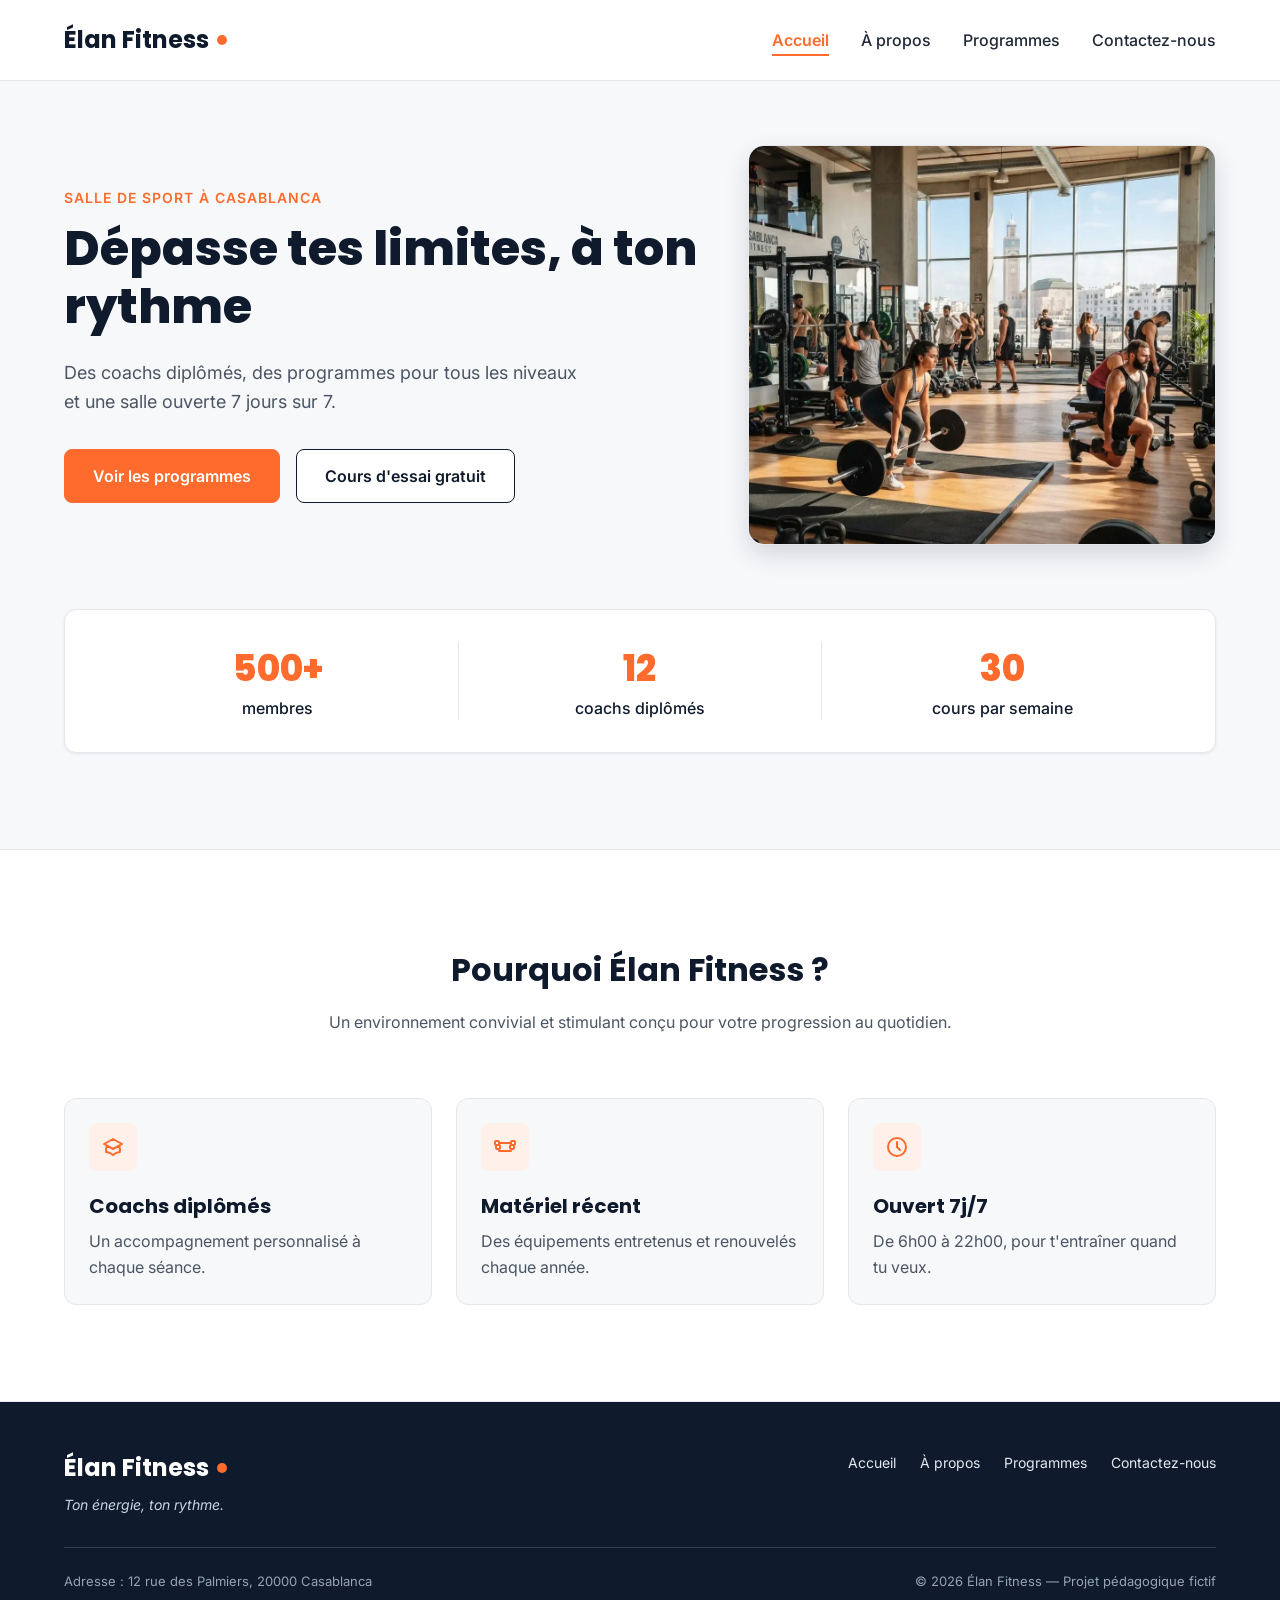
<file: index.html>
<!DOCTYPE html>
<html lang="fr">

<head>
    <meta charset="UTF-8">
    <meta name="viewport" content="width=device-width, initial-scale=1">
    <meta name="description"
        content="Élan Fitness, salle de sport à Casablanca : musculation, yoga, cardio et boxe fitness avec des coachs diplômés. Réservez votre cours d'essai gratuit.">
    <title>Élan Fitness | Salle de sport à Casablanca</title>

    <link rel="preconnect" href="https://fonts.googleapis.com">
    <link rel="preconnect" href="https://fonts.gstatic.com" crossorigin>
    <link
        href="https://fonts.googleapis.com/css2?family=Inter:wght@400;500;600&family=Poppins:wght@600;700;800&display=swap"
        rel="stylesheet">
    <link rel="stylesheet" href="https://cdnjs.cloudflare.com/ajax/libs/font-awesome/6.7.2/css/all.min.css" />

    <link rel="stylesheet" href="style.css">
</head>


<body>

    <header class="en-tete">
        <div class="conteneur en-tete-contenu">
            <a href="./index.html" class="logo">Élan Fitness</a>

            <nav aria-label="Navigation principale">
                <ul class="menu">
                    <li><a href="./index.html" class="lien-actif">Accueil</a></li>
                    <li><a href="./apropos.html">À propos</a></li>
                    <li><a href="./programmes.html">Programmes</a></li>
                    <li><a href="./contact.html">Contactez-nous</a></li>
                </ul>
            </nav>
            <nav class="header-nav">
                <input type="checkbox" id="menu-toggle" class="menu-toggle">
                <label for="menu-toggle" class="btn-phone">☰</label>
                <ul class="menu-phone">
                    <li><a href="./index.html">Accueil</a></li>
                    <li><a href="./apropos.html">À propos</a></li>
                    <li><a href="./programmes.html">Programmes</a></li>
                    <li><a href="./contact.html">Contactez-nous</a></li>
                </ul>
            </nav>
        </div>
    </header>

    <main>
        <section id="accueil" class="hero">
            <div class="conteneur">

                <div class="hero-contenu">
                    <div class="hero-texte">
                        <p class="sur-titre">Salle de sport à Casablanca</p>
                        <h1>Dépasse tes limites, à ton rythme</h1>
                        <p class="hero-description">
                            Des coachs diplômés, des programmes pour tous les niveaux et une salle ouverte 7 jours sur
                            7.
                        </p>
                        <div class="boutons">
                            <a href="./programmes.html" class="bouton bouton-principal">Voir les programmes</a>
                            <a href="./contact.html" class="bouton bouton-secondaire">Cours d'essai gratuit</a>
                        </div>
                    </div>

                    <img class="hero-image" src="img/hero.webp"
                        alt="Des personnes s'entraînent dans une salle de sport lumineuse à Casablanca">
                </div>

                <div class="chiffres">
                    <div class="chiffre">
                        <p class="chiffre-nombre">500+</p>
                        <p>membres</p>
                    </div>
                    <div class="chiffre">
                        <p class="chiffre-nombre">12</p>
                        <p>coachs diplômés</p>
                    </div>
                    <div class="chiffre">
                        <p class="chiffre-nombre">30</p>
                        <p>cours par semaine</p>
                    </div>
                </div>

            </div>
        </section>

        <section class="section section-blanche">
            <div class="conteneur">

                <div class="section-titre">
                    <h2>Pourquoi Élan Fitness ?</h2>
                    <p>Un environnement convivial et stimulant conçu pour votre progression au quotidien.</p>
                </div>

                <div class="cartes">
                    <article class="carte carte-avantage">
                        <div class="icone"><img src="img/icone-coach.svg" alt=""></div>
                        <h3>Coachs diplômés</h3>
                        <p>Un accompagnement personnalisé à chaque séance.</p>
                    </article>

                    <article class="carte carte-avantage">
                        <div class="icone"><img src="img/icone-materiel.svg" alt=""></div>
                        <h3>Matériel récent</h3>
                        <p>Des équipements entretenus et renouvelés chaque année.</p>
                    </article>

                    <article class="carte carte-avantage">
                        <div class="icone"><img src="img/icone-horloge.svg" alt=""></div>
                        <h3>Ouvert 7j/7</h3>
                        <p>De 6h00 à 22h00, pour t'entraîner quand tu veux.</p>
                    </article>
                </div>

            </div>
        </section>
    </main>

    <footer class="pied-de-page">
        <div class="conteneur">

            <div class="pied-haut">
                <div>
                    <p class="logo logo-clair">Élan Fitness</p>
                    <p class="slogan">Ton énergie, ton rythme.</p>
                </div>

                <nav aria-label="Navigation du pied de page">
                    <ul class="menu menu-pied">
                        <li><a href="./index.html">Accueil</a></li>
                        <li><a href="./apropos.html">À propos</a></li>
                        <li><a href="./programmes.html">Programmes</a></li>
                        <li><a href="./contact.html">Contactez-nous</a></li>
                    </ul>
                </nav>
            </div>

            <div class="pied-bas">
                <p>Adresse : 12 rue des Palmiers, 20000 Casablanca</p>
                <p>&copy; 2026 Élan Fitness — Projet pédagogique fictif</p>
            </div>

        </div>
    </footer>

</body>

</html>
</file>
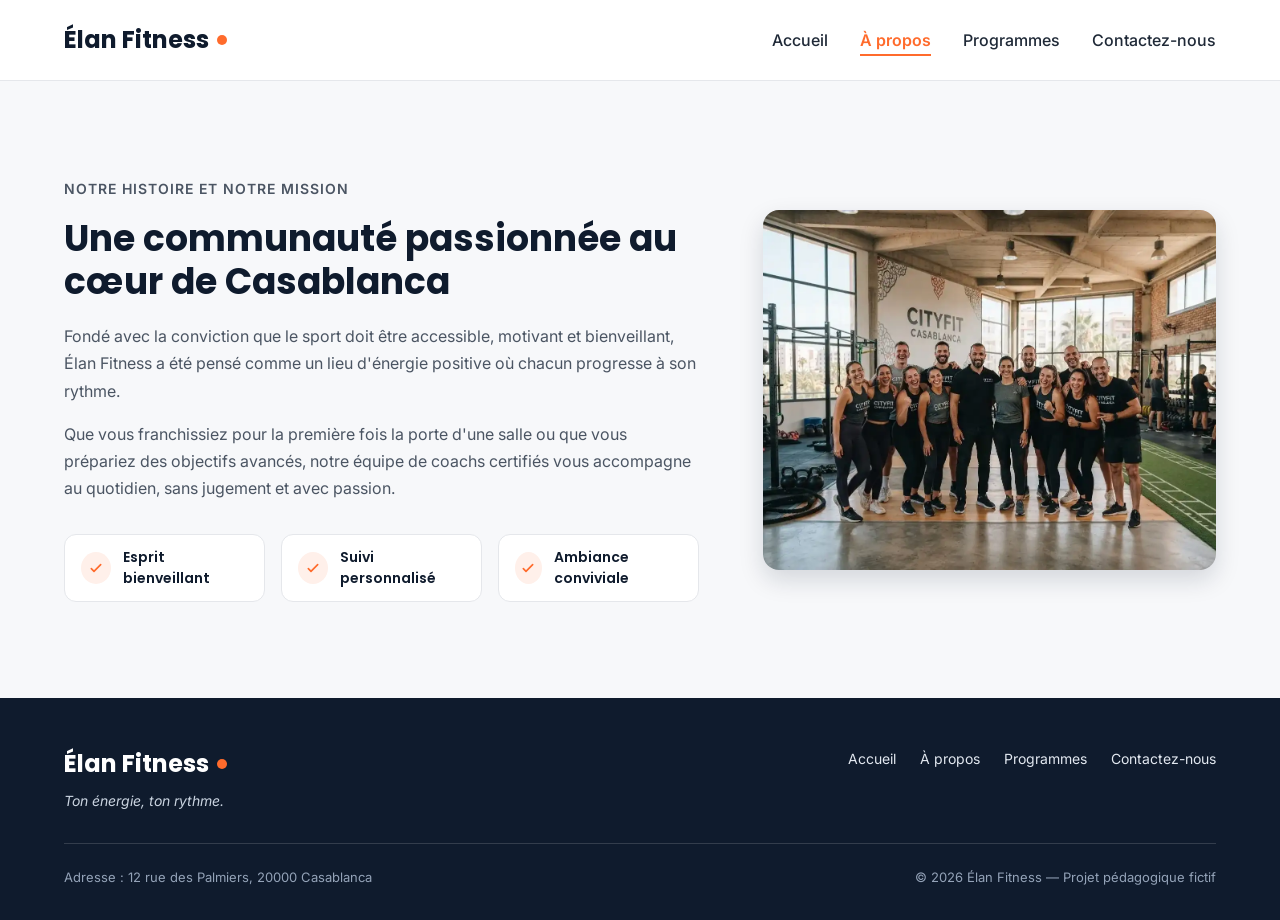
<file: apropos.html>
<!DOCTYPE html>
<html lang="fr">

<head>
  <meta charset="UTF-8">
  <meta name="viewport" content="width=device-width, initial-scale=1">
  <meta name="description"
    content="Élan Fitness, salle de sport à Casablanca : musculation, yoga, cardio et boxe fitness avec des coachs diplômés. Réservez votre cours d'essai gratuit.">
  <title>Élan Fitness | Salle de sport à Casablanca</title>

  <link rel="preconnect" href="https://fonts.googleapis.com">
  <link rel="preconnect" href="https://fonts.gstatic.com" crossorigin>
  <link
    href="https://fonts.googleapis.com/css2?family=Inter:wght@400;500;600&family=Poppins:wght@600;700;800&display=swap"
    rel="stylesheet">
  <link rel="stylesheet" href="https://cdnjs.cloudflare.com/ajax/libs/font-awesome/6.7.2/css/all.min.css" />

  <link rel="stylesheet" href="style.css">
</head>


<body>

  <header class="en-tete">
    <div class="conteneur en-tete-contenu">
      <a href="./index.html" class="logo">Élan Fitness</a>

      <nav aria-label="Navigation principale">
        <ul class="menu">
          <li><a href="./index.html">Accueil</a></li>
          <li><a href="./apropos.html" class="lien-actif">À propos</a></li>
          <li><a href="./programmes.html">Programmes</a></li>
          <li><a href="./contact.html">Contactez-nous</a></li>
        </ul>
      </nav>
      <nav class="header-nav">
        <input type="checkbox" id="menu-toggle" class="menu-toggle">

        <label for="menu-toggle" class="btn-phone">☰</label>

        <ul class="menu-phone">
          <li><a href="./index.html">Accueil</a></li>
          <li><a href="./apropos.html">À propos</a></li>
          <li><a href="./programmes.html">Programmes</a></li>
          <li><a href="./contact.html">Contactez-nous</a></li>
        </ul>
      </nav>
    </div>
  </header>

  <main>
    <section id="a-propos" class="section">
      <div class="conteneur apropos-contenu">

        <div class="apropos-texte">
          <p class="sur-titre">Notre histoire et notre mission</p>
          <h2>Une communauté passionnée au cœur de Casablanca</h2>
          <p>
            Fondé avec la conviction que le sport doit être accessible, motivant et bienveillant,
            Élan Fitness a été pensé comme un lieu d'énergie positive où chacun progresse à son rythme.
          </p>
          <p>
            Que vous franchissiez pour la première fois la porte d'une salle ou que vous prépariez des
            objectifs avancés, notre équipe de coachs certifiés vous accompagne au quotidien, sans
            jugement et avec passion.
          </p>

          <ul class="valeurs">
            <li class="valeur">
              <div class="icone icone-petite"><img src="img/icone-check.svg" alt=""></div>
              <span>Esprit bienveillant</span>
            </li>
            <li class="valeur">
              <div class="icone icone-petite"><img src="img/icone-check.svg" alt=""></div>
              <span>Suivi personnalisé</span>
            </li>
            <li class="valeur">
              <div class="icone icone-petite"><img src="img/icone-check.svg" alt=""></div>
              <span>Ambiance conviviale</span>
            </li>
          </ul>
        </div>

        <img class="apropos-image" src="img/equipe.webp" alt="L'équipe de coachs d'Élan Fitness réunie dans la salle">

      </div>
    </section>
  </main>

  <footer class="pied-de-page">
    <div class="conteneur">

      <div class="pied-haut">
        <div>
          <p class="logo logo-clair">Élan Fitness</p>
          <p class="slogan">Ton énergie, ton rythme.</p>
        </div>

        <nav aria-label="Navigation du pied de page">
          <ul class="menu menu-pied">
            <li><a href="./index.html">Accueil</a></li>
            <li><a href="./apropos.html">À propos</a></li>
            <li><a href="./programmes.html">Programmes</a></li>
            <li><a href="./contact.html">Contactez-nous</a></li>
          </ul>
        </nav>
      </div>

      <div class="pied-bas">
        <p>Adresse : 12 rue des Palmiers, 20000 Casablanca</p>
        <p>&copy; 2026 Élan Fitness — Projet pédagogique fictif</p>
      </div>

    </div>
  </footer>

</body>

</html>
</file>
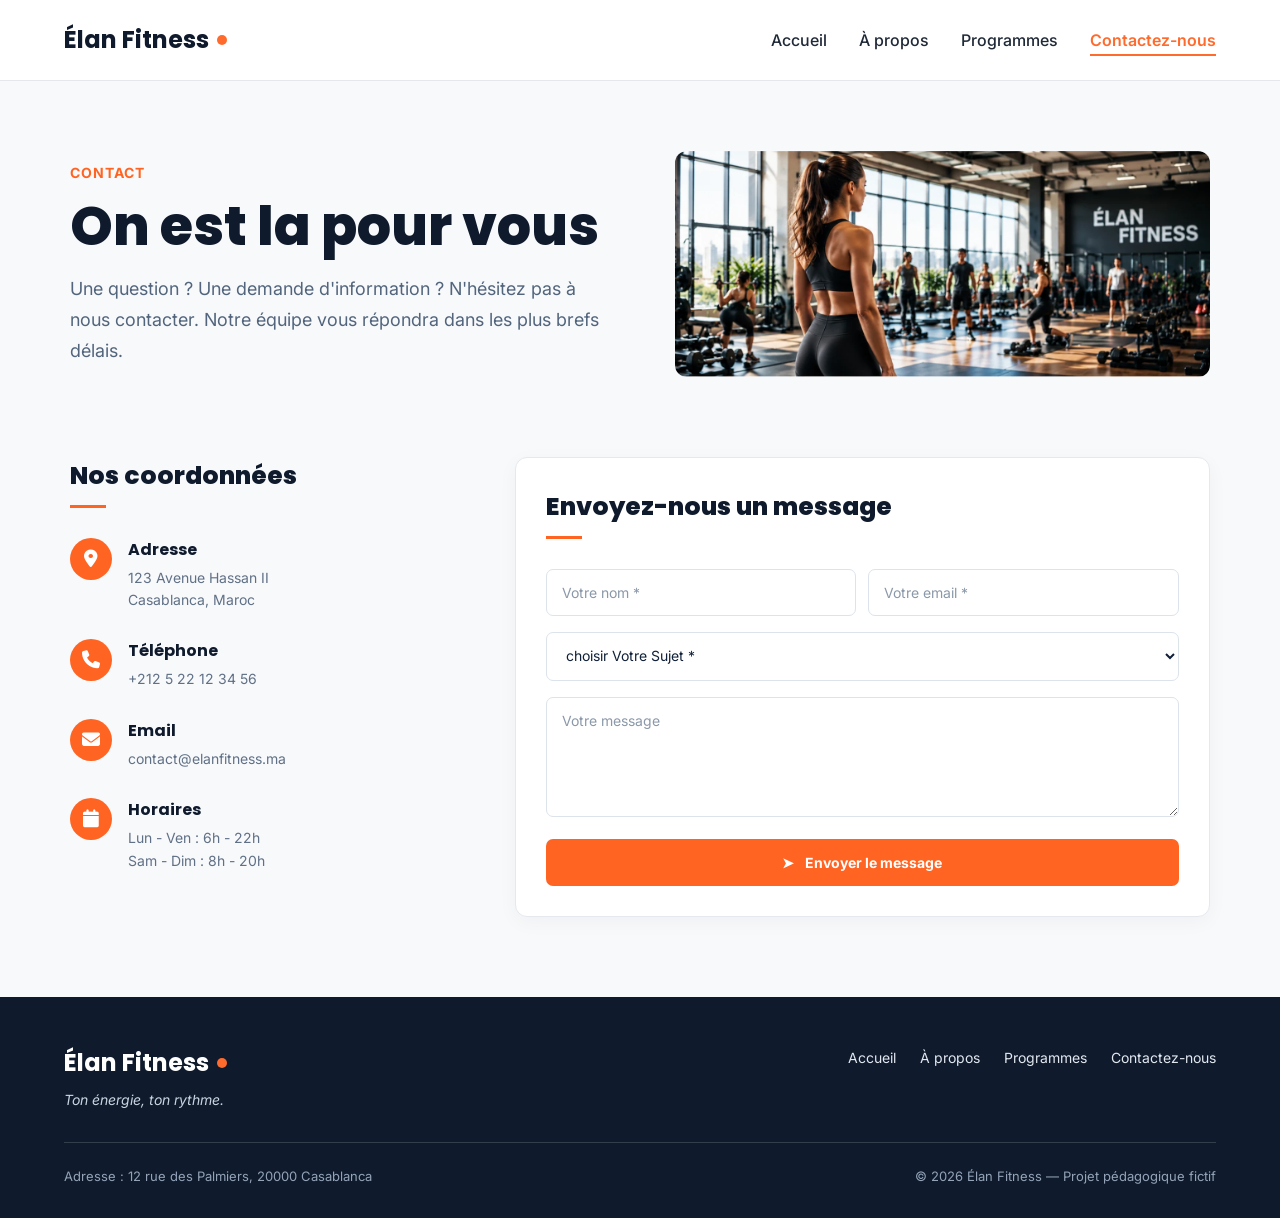
<file: contact.html>
<!DOCTYPE html>
<html lang="fr">

<head>
    <meta charset="UTF-8">
    <meta name="viewport" content="width=device-width, initial-scale=1">
    <meta name="description"
        content="Élan Fitness, salle de sport à Casablanca : musculation, yoga, cardio et boxe fitness avec des coachs diplômés. Réservez votre cours d'essai gratuit.">
    <title>Élan Fitness | Salle de sport à Casablanca</title>

    <link rel="preconnect" href="https://fonts.googleapis.com">
    <link rel="preconnect" href="https://fonts.gstatic.com" crossorigin>
    <link
        href="https://fonts.googleapis.com/css2?family=Inter:wght@400;500;600&family=Poppins:wght@600;700;800&display=swap"
        rel="stylesheet">
    <link rel="stylesheet" href="https://cdnjs.cloudflare.com/ajax/libs/font-awesome/6.7.2/css/all.min.css" />

    <link rel="stylesheet" href="style.css">
</head>

<body>

    <header class="en-tete">
        <div class="conteneur en-tete-contenu">
            <a href="./index.html" class="logo">Élan Fitness</a>

            <nav aria-label="Navigation principale">
                <ul class="menu">
                    <li><a href="./index.html">Accueil</a></li>
                    <li><a href="./apropos.html">À propos</a></li>
                    <li><a href="./programmes.html">Programmes</a></li>
                    <li><a href="./contact.html" class="lien-actif">Contactez-nous</a></li>
                </ul>
            </nav>
            <nav class="header-nav">
                <input type="checkbox" id="menu-toggle" class="menu-toggle">

                <label for="menu-toggle" class="btn-phone">☰</label>

                <ul class="menu-phone">
                    <li><a href="./index.html">Accueil</a></li>
                    <li><a href="./apropos.html">À propos</a></li>
                    <li><a href="./programmes.html">Programmes</a></li>
                    <li><a href="./contact.html">Contactez-nous</a></li>
                </ul>
            </nav>
        </div>
    </header>
    <main class="contact-page">

        <!-- Hero Contact -->
        <section class="contact-hero">
            <div class="contact-hero-content">
                <span class="section-label">CONTACT</span>

                <h1>On est la pour vous</h1>

                <p>
                    Une question ? Une demande d'information ? N'hésitez pas à nous
                    contacter. Notre équipe vous répondra dans les plus brefs délais.
                </p>
            </div>

            <img src="./img/contact_photo.webp" alt="Salle de sport Élan Fitness" class="contact-hero-image">
        </section>


        <section class="contact-content">

            <div class="contact-info">

                <h2>Nos coordonnées</h2>
                <span class="orange-line"></span>

                <div class="info-item">
                    <div class="info-icon"><i class="fa-solid fa-location-dot"></i></div>
                    <div>
                        <h3>Adresse</h3>
                        <p>
                            123 Avenue Hassan II<br>
                            Casablanca, Maroc
                        </p>
                    </div>
                </div>

                <div class="info-item">
                    <div class="info-icon"><i class="fa-solid fa-phone"></i></div>
                    <div>
                        <h3>Téléphone</h3>
                        <p>+212 5 22 12 34 56</p>
                    </div>
                </div>

                <div class="info-item">
                    <div class="info-icon"><i class="fa-solid fa-envelope"></i></div>
                    <div>
                        <h3>Email</h3>
                        <p>contact@elanfitness.ma</p>
                    </div>
                </div>

                <div class="info-item">
                    <div class="info-icon"><i class="fa-solid fa-calendar"></i></div>
                    <div>
                        <h3>Horaires</h3>
                        <p>
                            Lun - Ven : 6h - 22h<br>
                            Sam - Dim : 8h - 20h
                        </p>
                    </div>
                </div>

            </div>


            <div class="contact-form-container">

                <h2>Envoyez-nous un message</h2>
                <span class="orange-line"></span>

                <form class="contact-form">

                    <div class="form-row">

                        <div class="form-group">
                            <input type="text" id="name" placeholder="Votre nom *" required>
                        </div>

                        <div class="form-group">
                            <input type="email" id="email" placeholder="Votre email *" required>
                        </div>

                    </div>

                    <div class="form-group">
                        <select id="subject" required>
                            <option value="">choisir Votre Sujet *</option>
                            <option value="information">Demande d'information</option>
                            <option value="programmes">Programmes</option>
                            <option value="inscription">Inscription</option>
                            <option value="autre">Autre</option>
                        </select>
                    </div>

                    <div class="form-group">
                        <textarea id="message" placeholder="Votre message" required></textarea>
                    </div>

                    <button type="submit" class="contact-btn bouton">
                        <span>➤</span>
                        Envoyer le message
                    </button>

                </form>

            </div>

        </section>

    </main>

    <footer class="pied-de-page">
        <div class="conteneur">

            <div class="pied-haut">
                <div>
                    <p class="logo logo-clair">Élan Fitness</p>
                    <p class="slogan">Ton énergie, ton rythme.</p>
                </div>

                <nav aria-label="Navigation du pied de page">
                    <ul class="menu menu-pied">
                        <li><a href="./index.html">Accueil</a></li>
                        <li><a href="./apropos.html">À propos</a></li>
                        <li><a href="./programmes.html">Programmes</a></li>
                        <li><a href="./contact.html">Contactez-nous</a></li>
                    </ul>
                </nav>
            </div>

            <div class="pied-bas">
                <p>Adresse : 12 rue des Palmiers, 20000 Casablanca</p>
                <p>&copy; 2026 Élan Fitness — Projet pédagogique fictif</p>
            </div>

        </div>
    </footer>

</body>
</file>
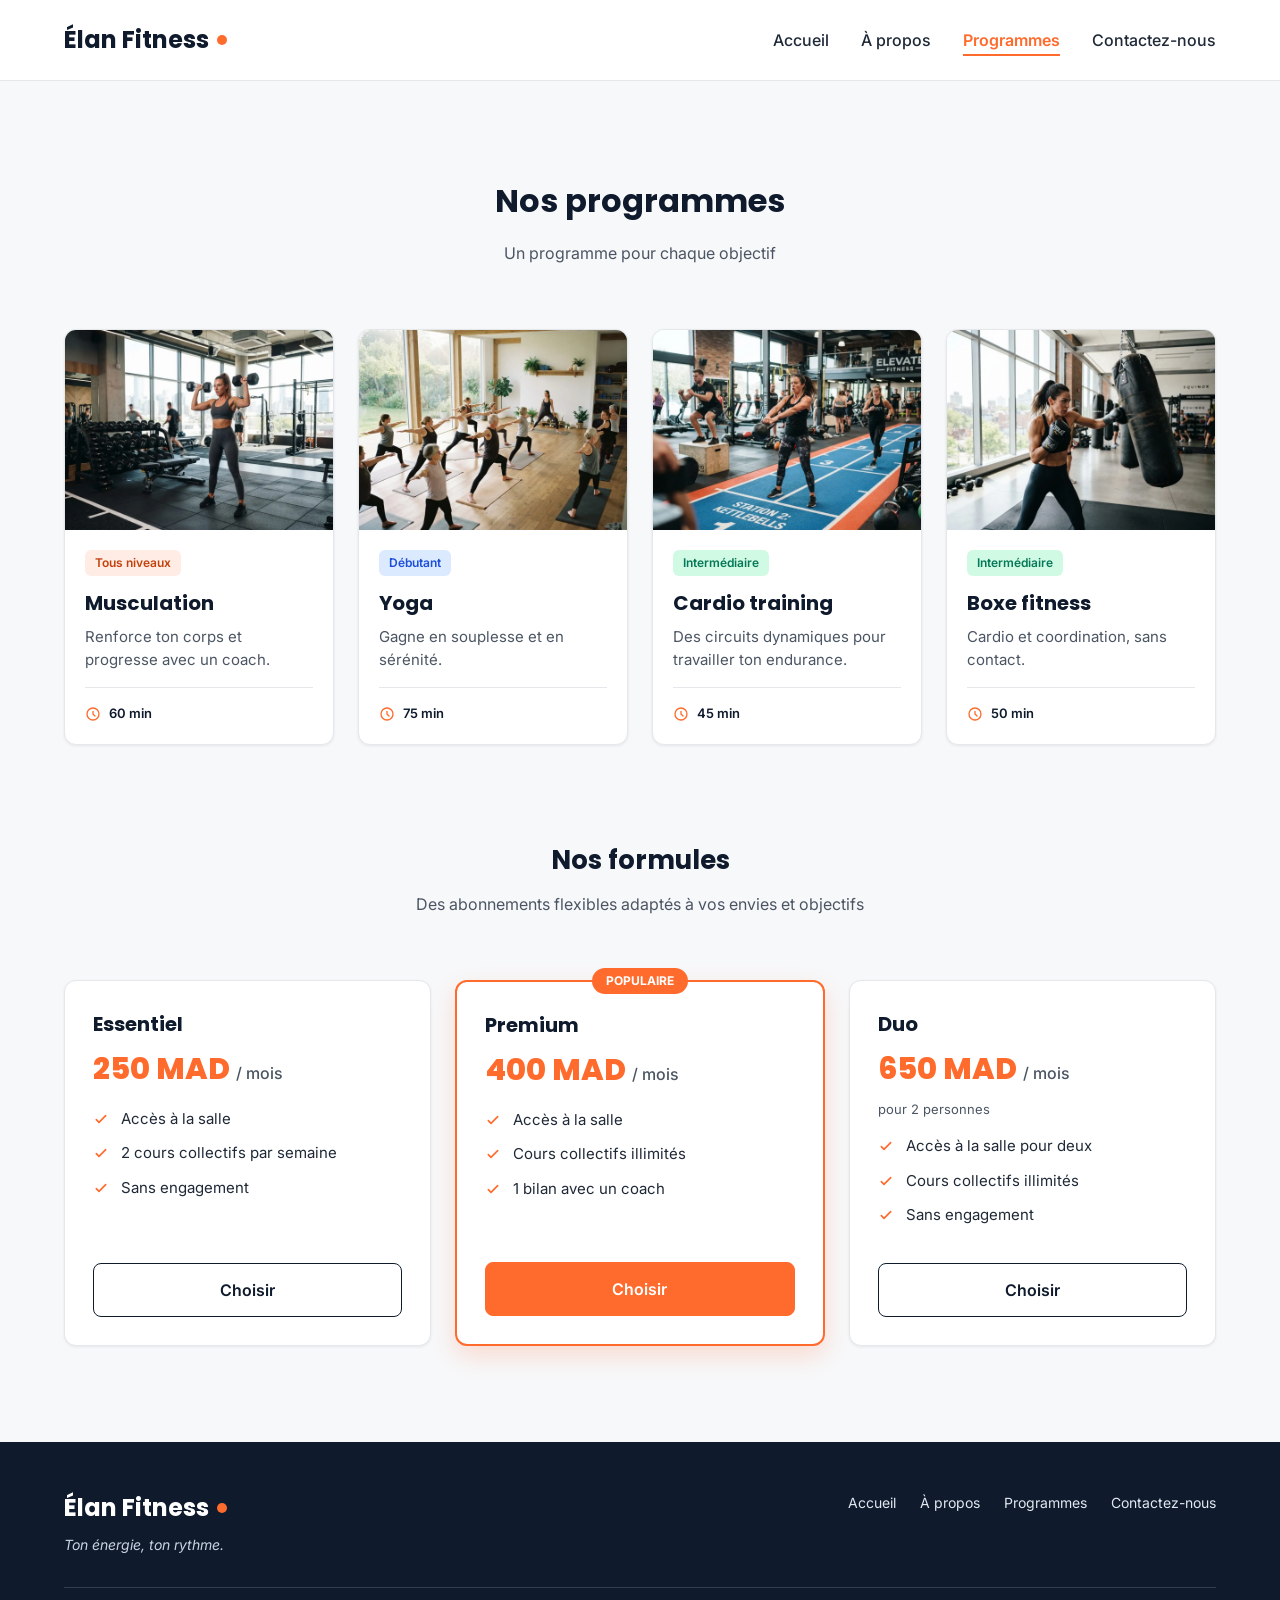
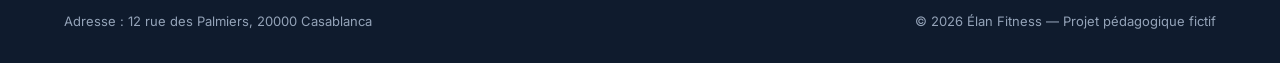
<file: programmes.html>
<!DOCTYPE html>
<html lang="fr">

<head>
  <meta charset="UTF-8">
  <meta name="viewport" content="width=device-width, initial-scale=1">
  <meta name="description"
    content="Élan Fitness, salle de sport à Casablanca : musculation, yoga, cardio et boxe fitness avec des coachs diplômés. Réservez votre cours d'essai gratuit.">
  <title>Élan Fitness | Salle de sport à Casablanca</title>

  <link rel="preconnect" href="https://fonts.googleapis.com">
  <link rel="preconnect" href="https://fonts.gstatic.com" crossorigin>
  <link
    href="https://fonts.googleapis.com/css2?family=Inter:wght@400;500;600&family=Poppins:wght@600;700;800&display=swap"
    rel="stylesheet">
  <link rel="stylesheet" href="https://cdnjs.cloudflare.com/ajax/libs/font-awesome/6.7.2/css/all.min.css" />

  <link rel="stylesheet" href="style.css">
</head>


<body>

  <header class="en-tete">
    <div class="conteneur en-tete-contenu">
      <a href="./index.html" class="logo">Élan Fitness</a>

      <nav aria-label="Navigation principale">
        <ul class="menu">
          <li><a href="./index.html">Accueil</a></li>
          <li><a href="./apropos.html">À propos</a></li>
          <li><a href="./programmes.html" class="lien-actif">Programmes</a></li>
          <li><a href="./contact.html">Contactez-nous</a></li>
        </ul>
      </nav>
      <nav class="header-nav">
        <input type="checkbox" id="menu-toggle" class="menu-toggle">

        <label for="menu-toggle" class="btn-phone">☰</label>

        <ul class="menu-phone">
          <li><a href="./index.html">Accueil</a></li>
          <li><a href="./apropos.html">À propos</a></li>
          <li><a href="./programmes.html">Programmes</a></li>
          <li><a href="./contact.html">Contactez-nous</a></li>
        </ul>
      </nav>
    </div>
  </header>

  <main>
    <section id="programmes" class="section">
      <div class="conteneur">

        <div class="section-titre">
          <h2>Nos programmes</h2>
          <p>Un programme pour chaque objectif</p>
        </div>

        <div class="cartes">

          <article class="carte carte-programme">
            <img src="img/musculation.webp" alt="Une sportive soulève des haltères dans l'espace musculation">
            <div class="programme-corps">
              <span class="etiquette etiquette-orange">Tous niveaux</span>
              <h3>Musculation</h3>
              <p>Renforce ton corps et progresse avec un coach.</p>
              <p class="duree"><img src="img/icone-duree.svg" alt="">60 min</p>
            </div>
          </article>

          <article class="carte carte-programme">
            <img src="img/yoga.webp" alt="Un groupe pratique le yoga sur des tapis dans une salle lumineuse">
            <div class="programme-corps">
              <span class="etiquette etiquette-bleue">Débutant</span>
              <h3>Yoga</h3>
              <p>Gagne en souplesse et en sérénité.</p>
              <p class="duree"><img src="img/icone-duree.svg" alt="">75 min</p>
            </div>
          </article>

          <article class="carte carte-programme">
            <img src="img/cardio.webp" alt="Des sportifs suivent un circuit de cardio training avec des kettlebells">
            <div class="programme-corps">
              <span class="etiquette etiquette-verte">Intermédiaire</span>
              <h3>Cardio training</h3>
              <p>Des circuits dynamiques pour travailler ton endurance.</p>
              <p class="duree"><img src="img/icone-duree.svg" alt="">45 min</p>
            </div>
          </article>

          <article class="carte carte-programme">
            <img src="img/boxe.webp" alt="Une sportive frappe un sac de frappe pendant un cours de boxe fitness">
            <div class="programme-corps">
              <span class="etiquette etiquette-verte">Intermédiaire</span>
              <h3>Boxe fitness</h3>
              <p>Cardio et coordination, sans contact.</p>
              <p class="duree"><img src="img/icone-duree.svg" alt="">50 min</p>
            </div>
          </article>

        </div>

        <div class="formules">

          <div class="section-titre">
            <h3>Nos formules</h3>
            <p>Des abonnements flexibles adaptés à vos envies et objectifs</p>
          </div>

          <div class="cartes">

            <article class="carte formule">
              <h4>Essentiel</h4>
              <p class="prix">250 MAD <span>/ mois</span></p>
              <ul class="formule-liste">
                <li>Accès à la salle</li>
                <li>2 cours collectifs par semaine</li>
                <li>Sans engagement</li>
              </ul>
              <a href="./contact.html" class="bouton bouton-secondaire">Choisir</a>
            </article>

            <article class="carte formule formule-populaire">
              <p class="badge-populaire">Populaire</p>
              <h4>Premium</h4>
              <p class="prix">400 MAD <span>/ mois</span></p>
              <ul class="formule-liste">
                <li>Accès à la salle</li>
                <li>Cours collectifs illimités</li>
                <li>1 bilan avec un coach</li>
              </ul>
              <a href="./contact.html" class="bouton bouton-principal">Choisir</a>
            </article>

            <article class="carte formule">
              <h4>Duo</h4>
              <p class="prix">650 MAD <span>/ mois</span></p>
              <p class="prix-note">pour 2 personnes</p>
              <ul class="formule-liste">
                <li>Accès à la salle pour deux</li>
                <li>Cours collectifs illimités</li>
                <li>Sans engagement</li>
              </ul>
              <a href="./contact.html" class="bouton bouton-secondaire">Choisir</a>
            </article>

          </div>
        </div>

      </div>
    </section>
  </main>


  <footer class="pied-de-page">
    <div class="conteneur">

      <div class="pied-haut">
        <div>
          <p class="logo logo-clair">Élan Fitness</p>
          <p class="slogan">Ton énergie, ton rythme.</p>
        </div>

        <nav aria-label="Navigation du pied de page">
          <ul class="menu menu-pied">
            <li><a href="./index.html">Accueil</a></li>
            <li><a href="./apropos.html">À propos</a></li>
            <li><a href="./programmes.html">Programmes</a></li>
            <li><a href="./contact.html">Contactez-nous</a></li>
          </ul>
        </nav>
      </div>

      <div class="pied-bas">
        <p>Adresse : 12 rue des Palmiers, 20000 Casablanca</p>
        <p>&copy; 2026 Élan Fitness — Projet pédagogique fictif</p>
      </div>

    </div>
  </footer>

</body>

</html>
</file>
<file: style.css>
* {
  box-sizing: border-box;
  margin: 0;
  padding: 0;
}

html {
  scroll-behavior: smooth;
}

body {
  font-family: 'Inter', Arial, sans-serif;
  font-size: 16px;
  line-height: 1.5;
  color: #1F2937;
  background-color: #F7F8FA;
}

h1,
h2,
h3,
h4 {
  font-family: 'Poppins', Arial, sans-serif;
  color: #0F1B2D;
}

a {
  color: inherit;
  text-decoration: none;
}

ul {
  list-style: none;
}

img {
  display: block;
  max-width: 100%;
}

a:focus-visible,
button:focus-visible {
  outline: 3px solid #FF6B2C;
  outline-offset: 2px;
}

.conteneur {
  width: 100%;
  max-width: 1200px;
  margin: 0 auto;
  padding: 0 24px;
}

.section {
  padding: 96px 0;
}

.section-blanche {
  background-color: #FFFFFF;
  border-top: 1px solid #E5E7EB;
  border-bottom: 1px solid #E5E7EB;
}

.section-titre {
  max-width: 640px;
  margin: 0 auto 64px;
  text-align: center;
}

.section-titre h2 {
  font-size: 32px;
  margin-bottom: 16px;
}

.section-titre h3 {
  font-size: 26px;
  margin-bottom: 12px;
}

.section-titre p {
  color: #4B5563;
}

.sur-titre {
  font-size: 14px;
  font-weight: 600;
  color: #FF6B2C;
  text-transform: uppercase;
  letter-spacing: 1px;
  margin-bottom: 12px;
}

.bouton {
  display: inline-block;
  padding: 14px 28px;
  border-radius: 8px;
  font-size: 16px;
  font-weight: 600;
  text-align: center;
  cursor: pointer;
}

.bouton-principal {
  background-color: #FF6B2C;
  border: 1px solid #FF6B2C;
  color: #FFFFFF;
}

.bouton-principal:hover {
  background-color: #F05817;
}

.bouton-secondaire {
  background-color: #FFFFFF;
  border: 1px solid #0F1B2D;
  color: #0F1B2D;
}

.bouton-secondaire:hover {
  background-color: #F3F4F6;
}

.cartes {
  display: flex;
  gap: 24px;
}

.carte {
  flex: 1;
  background-color: #FFFFFF;
  border: 1px solid #E5E7EB;
  border-radius: 12px;
  box-shadow: 0 1px 3px rgba(15, 27, 45, 0.08);
}

.icone {
  width: 48px;
  height: 48px;
  background-color: #FFF0EA;
  border-radius: 8px;
  display: flex;
  align-items: center;
  justify-content: center;
}

.icone img {
  width: 24px;
  height: 24px;
}

.icone-petite {
  width: 32px;
  height: 32px;
  border-radius: 50%;
}

.icone-petite img {
  width: 16px;
  height: 16px;
}

.en-tete {
  position: sticky;
  top: 0;
  z-index: 10;
  background-color: #FFFFFF;
  border-bottom: 1px solid #E5E7EB;
}

.en-tete-contenu {
  height: 80px;
  display: flex;
  align-items: center;
  justify-content: space-between;
}

.logo {
  display: flex;
  align-items: center;
  font-family: 'Poppins', Arial, sans-serif;
  font-size: 24px;
  font-weight: 700;
  color: #0F1B2D;
}

.logo::after {
  content: "";
  width: 10px;
  height: 10px;
  margin-left: 8px;
  background-color: #FF6B2C;
  border-radius: 50%;
}

.menu {
  display: flex;
  gap: 32px;
}

.menu a {
  font-weight: 500;
  padding-bottom: 4px;
  border-bottom: 2px solid transparent;
}

.menu a:hover {
  color: #FF6B2C;
}

.menu .lien-actif {
  color: #FF6B2C;
  font-weight: 600;
  border-bottom-color: #FF6B2C;
}

.hero {
  padding: 64px 0 96px;
}

.hero-contenu {
  display: flex;
  align-items: center;
  gap: 32px;
}

.hero-texte {
  flex: 7;
}

.hero-texte h1 {
  font-size: 48px;
  font-weight: 800;
  line-height: 1.2;
  margin-bottom: 24px;
}

.hero-description {
  max-width: 520px;
  font-size: 18px;
  line-height: 1.6;
  color: #4B5563;
  margin-bottom: 32px;
}

.boutons {
  display: flex;
  flex-wrap: wrap;
  gap: 16px;
}

.hero-image {
  flex: 5;
  min-width: 0;
  height: 400px;
  object-fit: cover;
  border-radius: 16px;
  border: 1px solid #E5E7EB;
  box-shadow: 0 10px 25px rgba(15, 27, 45, 0.15);
}

.chiffres {
  display: flex;
  margin-top: 64px;
  padding: 32px;
  background-color: #FFFFFF;
  border: 1px solid #E5E7EB;
  border-radius: 12px;
  box-shadow: 0 1px 3px rgba(15, 27, 45, 0.08);
}

.chiffre {
  flex: 1;
  text-align: center;
  font-weight: 500;
  color: #0F1B2D;
}

.chiffre+.chiffre {
  border-left: 1px solid #E5E7EB;
}

.chiffre-nombre {
  font-family: 'Poppins', Arial, sans-serif;
  font-size: 36px;
  font-weight: 800;
  color: #FF6B2C;
}

.carte-avantage {
  padding: 24px;
  background-color: #F7F8FA;
  box-shadow: none;
}

.carte-avantage .icone {
  margin-bottom: 20px;
}

.carte-avantage h3 {
  font-size: 20px;
  margin-bottom: 8px;
}

.carte-avantage p {
  color: #4B5563;
  line-height: 1.6;
}

.apropos-contenu {
  display: flex;
  align-items: center;
  gap: 64px;
}

.apropos-texte {
  flex: 7;
}

.apropos-texte h2 {
  font-size: 36px;
  line-height: 1.2;
  margin-bottom: 20px;
}

.apropos-texte p {
  color: #4B5563;
  line-height: 1.7;
  margin-bottom: 16px;
}

.valeurs {
  display: flex;
  gap: 16px;
  margin-top: 32px;
}

.valeur {
  flex: 1;
  display: flex;
  align-items: center;
  gap: 12px;
  padding: 12px 16px;
  background-color: #FFFFFF;
  border: 1px solid #E5E7EB;
  border-radius: 12px;
  font-family: 'Poppins', Arial, sans-serif;
  font-size: 14px;
  font-weight: 600;
  color: #0F1B2D;
}

.apropos-image {
  flex: 5;
  min-width: 0;
  height: 360px;
  object-fit: cover;
  border-radius: 16px;
  box-shadow: 0 10px 25px rgba(15, 27, 45, 0.15);
}

.carte-programme {
  display: flex;
  flex-direction: column;
  overflow: hidden;
}

.carte-programme>img {
  width: 100%;
  height: 200px;
  object-fit: cover;
}

.programme-corps {
  flex: 1;
  display: flex;
  flex-direction: column;
  padding: 20px;
}

.programme-corps h3 {
  font-size: 20px;
  margin-bottom: 8px;
}

.programme-corps p {
  font-size: 15px;
  color: #4B5563;
}

.etiquette {
  align-self: flex-start;
  padding: 4px 10px;
  margin-bottom: 12px;
  border-radius: 6px;
  font-size: 12px;
  font-weight: 600;
}

.etiquette-orange {
  background-color: #FFEDE5;
  color: #C2410C;
}

.etiquette-bleue {
  background-color: #DBEAFE;
  color: #1D4ED8;
}

.etiquette-verte {
  background-color: #D1FAE5;
  color: #047857;
}

.programme-corps .duree {
  display: flex;
  align-items: center;
  gap: 8px;
  margin-top: auto;
  padding-top: 16px;
  border-top: 1px solid #E5E7EB;
  font-size: 13px;
  font-weight: 600;
  color: #0F1B2D;
}

.programme-corps h3+p {
  margin-bottom: 16px;
}

.duree img {
  width: 16px;
  height: 16px;
}

.formules {
  margin-top: 96px;
}

.formule {
  position: relative;
  display: flex;
  flex-direction: column;
  padding: 28px;
}

.formule h4 {
  font-size: 20px;
}

.prix {
  margin: 8px 0 16px;
  font-family: 'Poppins', Arial, sans-serif;
  font-size: 30px;
  font-weight: 800;
  color: #FF6B2C;
}

.prix span {
  font-family: 'Inter', Arial, sans-serif;
  font-size: 16px;
  font-weight: 500;
  color: #4B5563;
}

.prix-note {
  margin: -8px 0 16px;
  font-size: 13px;
  color: #4B5563;
}

.formule-liste {
  flex: 1;
  margin-bottom: 24px;
}

.formule-liste li {
  padding-left: 28px;
  margin-bottom: 12px;
  font-size: 15px;
  background-image: url('img/icone-check.svg');
  background-repeat: no-repeat;
  background-position: left center;
  background-size: 16px;
}

.formule .bouton {
  display: block;
}

.formule-populaire {
  border: 2px solid #FF6B2C;
  box-shadow: 0 10px 25px rgba(255, 107, 44, 0.2);
}

.badge-populaire {
  position: absolute;
  top: -14px;
  left: 50%;
  transform: translateX(-50%);
  padding: 4px 14px;
  background-color: #FF6B2C;
  border-radius: 999px;
  font-size: 12px;
  font-weight: 700;
  text-transform: uppercase;
  color: #FFFFFF;
}

.pied-de-page {
  padding: 48px 0 32px;
  background-color: #0F1B2D;
  color: #FFFFFF;
}

.pied-haut {
  display: flex;
  justify-content: space-between;
  align-items: flex-start;
  padding-bottom: 32px;
  border-bottom: 1px solid rgba(255, 255, 255, 0.15);
}

.logo-clair {
  color: #FFFFFF;
}

.slogan {
  margin-top: 8px;
  font-size: 14px;
  font-style: italic;
  color: #CBD5E1;
}

.menu-pied {
  gap: 24px;
}

.menu-pied a {
  font-size: 14px;
  font-weight: 400;
  color: #E2E8F0;
}

.pied-bas {
  display: flex;
  justify-content: space-between;
  margin-top: 24px;
  font-size: 13px;
  color: #94A3B8;
}

/* page contact */




.contact-page {
  background-color: #f8f9fb;
  color: #102038;
}




.contact-hero {
  max-width: 1200px;
  margin: 0 auto;
  padding: 70px 30px 60px;

  display: grid;
  grid-template-columns: 1fr 1fr;
  align-items: center;
  gap: 70px;
}

.contact-hero-content {
  max-width: 600px;
}

.section-label {
  display: block;
  margin-bottom: 15px;

  color: #ff6422;
  font-size: 14px;
  font-weight: 700;
  letter-spacing: 1px;
}

.contact-hero h1 {
  margin: 0 0 20px;

  font-size: 54px;
  line-height: 1.05;
  font-weight: 800;
}

.contact-hero p {
  margin: 0;

  color: #52657d;
  font-size: 18px;
  line-height: 1.7;
}

.contact-hero-image {
  width: 100%;
  height: 100%;

  object-fit: cover;
  border-radius: 12px;
  display: block;
}




.contact-content {
  max-width: 1200px;
  margin: 0 auto;
  padding: 20px 30px 80px;

  display: grid;
  grid-template-columns: 0.7fr 1.3fr;
  gap: 70px;
}




.contact-info h2,
.contact-form-container h2 {
  margin: 0;

  font-size: 25px;
  font-weight: 800;
}

.orange-line {
  display: block;

  width: 36px;
  height: 3px;

  margin: 10px 0 30px;

  background-color: #ff6422;
}

.info-item {
  display: flex;
  align-items: flex-start;
  gap: 16px;

  margin-bottom: 28px;
}

.info-icon {
  width: 42px;
  height: 42px;

  flex-shrink: 0;

  display: flex;
  align-items: center;
  justify-content: center;

  border-radius: 50%;

  background-color: #ff6422;
  color: white;

  font-size: 18px;
}

.info-item h3 {
  margin: 0 0 5px;

  font-size: 16px;
  font-weight: 700;
}

.info-item p {
  margin: 0;

  color: #607086;
  font-size: 14px;
  line-height: 1.6;
}




.contact-form-container {
  padding: 30px;

  background-color: white;

  border: 1px solid #e5e9ee;
  border-radius: 12px;

  box-shadow: 0 5px 20px rgba(16, 32, 56, 0.04);
}

.contact-form {
  display: flex;
  flex-direction: column;
  gap: 16px;
}

.form-row {
  display: grid;
  grid-template-columns: 1fr 1fr;
  gap: 12px;
}

.form-group {
  width: 100%;
}

.form-group input,
.form-group select,
.form-group textarea {
  width: 100%;
  box-sizing: border-box;

  padding: 14px 15px;

  border: 1px solid #dce3eb;
  border-radius: 7px;

  background-color: white;

  color: #102038;
  font-family: inherit;
  font-size: 14px;

  outline: none;
}

.form-group input:focus,
.form-group select:focus,
.form-group textarea:focus {
  border-color: #ff6422;
}

.form-group textarea {
  min-height: 120px;
  resize: vertical;
}

.form-group input::placeholder,
.form-group textarea::placeholder {
  color: #8a98a9;
}




.contact-btn {
  width: 100%;

  padding: 15px;

  border: none;
  border-radius: 7px;

  background-color: #ff6422;
  color: white;

  font-family: inherit;
  font-size: 14px;
  font-weight: 700;

  cursor: pointer;

  transition: 0.3s;
}

.contact-btn:hover {
  background-color: #e95718;
}

.contact-btn span {
  margin-right: 8px;
}


/* media quiry contact : */
@media (max-width: 900px) {

  .contact-hero {
    grid-template-columns: 1fr;
    gap: 35px;
  }

  .contact-hero h1 {
    font-size: 44px;
  }

  .contact-content {
    grid-template-columns: 1fr;
    gap: 40px;
  }
}


@media (max-width: 600px) {

  .contact-hero {
    padding: 45px 20px;
  }

  .contact-content {
    padding: 20px 20px 50px;
  }

  .contact-hero h1 {
    font-size: 36px;
  }

  .contact-hero p {
    font-size: 16px;
  }

  .contact-hero-image {
    height: 200px;
  }

  .form-row {
    grid-template-columns: 1fr;
  }

  .contact-form-container {
    padding: 20px;
  }
}



@media (max-width : 600px) {
  #menu-toggle {
    display: none;
  }

  #menu-toggle:checked~ .menu-phone {
    display: block;
  }

  .menu {
    display: none;
  }

  .header-nav {
    position: relative;
  }

  .menu-phone {
    display: none;
    position: absolute;
    right: -22px;
    top: 40px;
    background-color: white;
  }

  .btn-phone {
    font-size: 30px;
    position: absolute;
    top: -9px;
    right: -14px;
  }

  .hero-contenu {
    display: block;
  }

  .boutons {
    display: flex;
    margin: 10px;
    padding: 10px;
    justify-content: center;
  }

  .hero-texte {
    text-align: center;
  }

  .section-blanche .cartes {
    display: block;
    margin: 20px;
  }

  .section-blanche .cartes article {
    margin: 20px;
  }

  .apropos-contenu {
    display: block;
  }

  .apropos-texte {
    text-align: center;
  }

  .apropos-texte .valeurs {
    display: block;
  }

  .apropos-texte .valeurs .valeur {
    margin: 15px;
  }

  #programmes .cartes {
    display: block;
  }

  #programmes .cartes article {
    margin: 20px;
  }



}

@media (min-width: 600px) {
  .menu-phone {
    display: none;
  }

  .btn-phone {
    display: none;
  }
  .menu-toggle {
    display: none;
  }
  .header-nav {
    display: none;
  }
}

/* appliquer une animation ou une transition CSS */
.bouton:hover {
  box-shadow:0 8px 16px 0 rgba(0,0,0,0.6);
  transition-duration: 1s;
  transition-delay: 10ms;
}

.carte:hover {
  transform: scale(1.05);
  transition-duration: 1s;
  transition-delay: 10ms;
}
</file>
